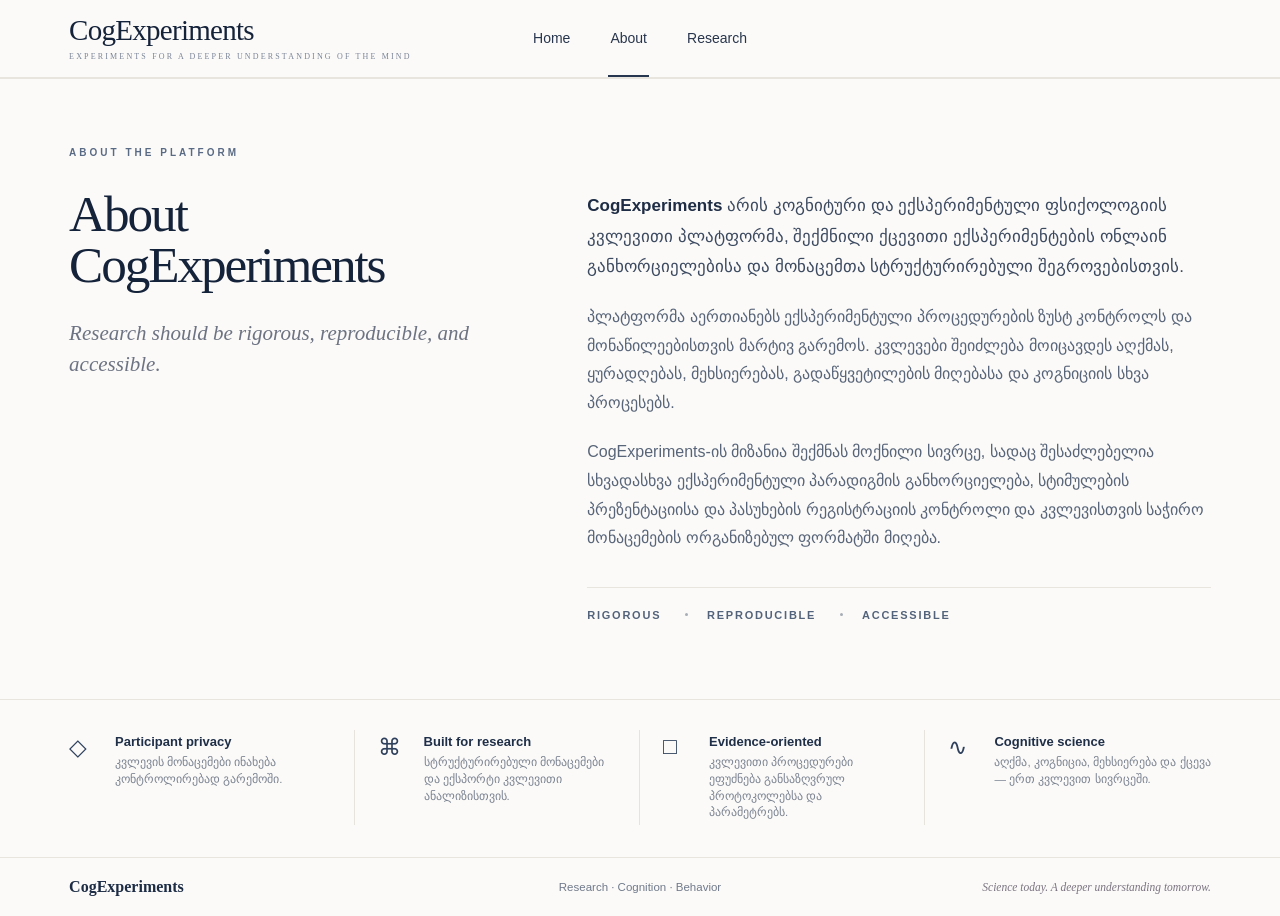
<file: about.html>
<!doctype html>
<html lang="ka">

<head>

  <meta charset="utf-8">

  <meta
    name="viewport"
    content="width=device-width,initial-scale=1"
  >

  <meta
    name="theme-color"
    content="#fbfaf8"
  >

  <meta
    name="description"
    content="About CogExperiments — კოგნიტური და ექსპერიმენტული ფსიქოლოგიის კვლევითი პლატფორმა."
  >

  <title>
    About — CogExperiments
  </title>

  <link
    rel="stylesheet"
    href="assets/landing.css?v=7.4.0"
  >

</head>


<body>

  <header class="site-header">

    <a
      class="brand"
      href="index.html"
      aria-label="CogExperiments მთავარი გვერდი"
    >

      <span class="brand-name">
        CogExperiments
      </span>

      <span class="brand-subtitle">
        Experiments for a deeper understanding of the mind
      </span>

    </a>


    <nav
      class="main-nav"
      aria-label="მთავარი ნავიგაცია"
    >

      <a href="index.html">
        Home
      </a>

      <a
        href="about.html"
        class="active"
      >
        About
      </a>

      <a href="research.html">
        Research
      </a>

    </nav>

  </header>


  <main>

    <section
      id="about"
      class="about-section"
    >

      <div class="about-kicker">
        ABOUT THE PLATFORM
      </div>


      <div class="about-grid">


        <div class="about-heading">

          <h2>
            About CogExperiments
          </h2>

          <p class="about-highlight">
            Research should be rigorous,
            reproducible, and accessible.
          </p>

        </div>


        <div class="about-copy">

          <p>
            <strong>CogExperiments</strong> არის კოგნიტური და
            ექსპერიმენტული ფსიქოლოგიის კვლევითი პლატფორმა,
            შექმნილი ქცევითი ექსპერიმენტების ონლაინ
            განხორციელებისა და მონაცემთა სტრუქტურირებული
            შეგროვებისთვის.
          </p>

          <p>
            პლატფორმა აერთიანებს ექსპერიმენტული პროცედურების
            ზუსტ კონტროლს და მონაწილეებისთვის მარტივ გარემოს.
            კვლევები შეიძლება მოიცავდეს აღქმას, ყურადღებას,
            მეხსიერებას, გადაწყვეტილების მიღებასა და
            კოგნიციის სხვა პროცესებს.
          </p>

          <p>
            CogExperiments-ის მიზანია შექმნას მოქნილი სივრცე,
            სადაც შესაძლებელია სხვადასხვა ექსპერიმენტული
            პარადიგმის განხორციელება, სტიმულების პრეზენტაციისა
            და პასუხების რეგისტრაციის კონტროლი და კვლევისთვის
            საჭირო მონაცემების ორგანიზებულ ფორმატში მიღება.
          </p>

          <div class="about-principles">

            <span>
              Rigorous
            </span>

            <span>
              Reproducible
            </span>

            <span>
              Accessible
            </span>

          </div>

        </div>

      </div>

    </section>


    <section class="trust-strip">

      <article>

        <span class="trust-icon">
          ◇
        </span>

        <div>

          <strong>
            Participant privacy
          </strong>

          <p>
            კვლევის მონაცემები ინახება კონტროლირებად გარემოში.
          </p>

        </div>

      </article>


      <article>

        <span class="trust-icon">
          ⌘
        </span>

        <div>

          <strong>
            Built for research
          </strong>

          <p>
            სტრუქტურირებული მონაცემები და ექსპორტი კვლევითი ანალიზისთვის.
          </p>

        </div>

      </article>


      <article>

        <span class="trust-icon">
          □
        </span>

        <div>

          <strong>
            Evidence-oriented
          </strong>

          <p>
            კვლევითი პროცედურები ეფუძნება განსაზღვრულ
            პროტოკოლებსა და პარამეტრებს.
          </p>

        </div>

      </article>


      <article>

        <span class="trust-icon">
          ∿
        </span>

        <div>

          <strong>
            Cognitive science
          </strong>

          <p>
            აღქმა, კოგნიცია, მეხსიერება და ქცევა —
            ერთ კვლევით სივრცეში.
          </p>

        </div>

      </article>

    </section>

  </main>


  <footer class="site-footer">

    <strong>
      CogExperiments
    </strong>

    <span>
      Research · Cognition · Behavior
    </span>

    <em>
      Science today. A deeper understanding tomorrow.
    </em>

  </footer>

</body>

</html>
</file>
<file: assets/landing.css>
:root{
  --ink:#14223a;
  --text:#37445a;
  --muted:#778195;
  --line:#e8e5df;
  --paper:#fbfaf8;
  --white:#fff;
  --sage:#60786f;
  --lilac:#786886;
  --shadow:0 18px 50px rgba(31,41,58,.08);
}

*{box-sizing:border-box}

html{
  scroll-behavior:smooth;
}

body{
  margin:0;
  background:var(--paper);
  color:var(--text);
  font-family:Inter,ui-sans-serif,-apple-system,BlinkMacSystemFont,"Segoe UI",Arial,sans-serif;
  -webkit-font-smoothing:antialiased;
  overflow-x:hidden;
}

button,input{
  font:inherit;
}

.hidden{
  display:none!important;
}


/* =====================================================
   HEADER
   ===================================================== */

.site-header{
  height:78px;
  display:grid;
  grid-template-columns:1fr auto 1fr;
  align-items:center;
  gap:28px;
  padding:0 clamp(38px,5.4vw,84px);
  border-bottom:1px solid var(--line);
  background:rgba(251,250,248,.92);
  backdrop-filter:blur(16px);
  position:sticky;
  top:0;
  z-index:30;
}

.brand{
  display:flex;
  flex-direction:column;
  text-decoration:none;
  color:var(--ink);
  width:max-content;
}

.brand-name{
  font-family:Georgia,"Times New Roman",serif;
  font-size:29px;
  line-height:1;
  font-weight:500;
  letter-spacing:-.025em;
}

.brand-subtitle{
  font-family:Georgia,"Times New Roman",serif;
  font-size:8px;
  letter-spacing:.27em;
  text-transform:uppercase;
  color:#7a8497;
  margin-top:7px;
}

.main-nav{
  display:flex;
  align-items:stretch;
  gap:36px;
  height:100%;
}

.main-nav a{
  display:flex;
  align-items:center;
  text-decoration:none;
  color:#28364d;
  font-size:14px;
  border-bottom:2px solid transparent;
  padding:0 2px;
}

.main-nav a:hover,
.main-nav a.active{
  border-bottom-color:#26364f;
}


/* =====================================================
   HERO
   ===================================================== */

.hero{
  max-width:1510px;
  margin:0 auto;
  display:grid;
  grid-template-columns:minmax(500px,.9fr) minmax(620px,1.1fr);
  align-items:center;
  gap:18px;
  padding:44px clamp(38px,5.4vw,84px) 30px;
  min-height:500px;
}

.hero-copy{
  position:relative;
  z-index:2;
  padding-bottom:10px;
}

.eyebrow{
  font-size:10px;
  letter-spacing:.3em;
  font-weight:800;
  color:#53637d;
  margin-bottom:12px;
}

.hero h1{
  margin:0;
  font-family:Georgia,"Times New Roman",serif;
  font-weight:500;
  font-size:clamp(66px,6vw,98px);
  line-height:.92;
  letter-spacing:-.055em;
  color:#101e33;
}

.hero-tagline{
  margin:17px 0 13px;
  font-family:Georgia,"Times New Roman",serif;
  font-size:clamp(29px,2.45vw,40px);
  line-height:1.08;
  letter-spacing:-.025em;
  color:#5a667c;
}

.hero-lead{
  max-width:600px;
  margin:0;
  color:#5f6b80;
  font-size:18px;
  line-height:1.65;
}

.domain-row{
  display:flex;
  align-items:center;
  gap:38px;
  margin-top:30px;
  flex-wrap:nowrap;
}

.domain-item{
  display:grid;
  grid-template-columns:38px auto;
  align-items:center;
  gap:10px;
  min-width:0;
}

.domain-icon{
  width:36px;
  height:36px;
  border:1px solid #9ca8b8;
  border-radius:50%;
  display:grid;
  place-items:center;
  color:#50627c;
  font-family:Georgia,serif;
  font-size:20px;
}

.domain-item strong{
  display:block;
  font-size:10px;
  letter-spacing:.18em;
  color:#465673;
}

.domain-item small{
  display:block;
  font-size:12px;
  color:#7d8797;
  margin-top:1px;
}

.hero-art{
  min-width:0;
  display:grid;
  place-items:center;
  align-self:stretch;
}

.hero-art svg{
  width:100%;
  max-width:820px;
  height:auto;
  display:block;
}


/* =====================================================
   ABOUT
   ===================================================== */

.about-section{
  max-width:1510px;
  margin:0 auto;
  padding:68px clamp(38px,5.4vw,84px) 78px;
  border-top:1px solid var(--line);
}

.about-kicker{
  margin-bottom:30px;
  color:#596a84;
  font-size:10px;
  font-weight:800;
  letter-spacing:.3em;
}

.about-grid{
  display:grid;
  grid-template-columns:minmax(300px,.8fr) minmax(500px,1.2fr);
  gap:clamp(60px,8vw,140px);
  align-items:start;
}

.about-heading h2{
  max-width:460px;
  margin:0;
  color:var(--ink);
  font-family:Georgia,"Times New Roman",serif;
  font-size:clamp(42px,4vw,62px);
  line-height:1;
  font-weight:500;
  letter-spacing:-.04em;
}

.about-highlight{
  max-width:410px;
  margin:28px 0 0;
  color:#6d7383;
  font-family:Georgia,"Times New Roman",serif;
  font-size:21px;
  line-height:1.45;
  font-style:italic;
}

.about-copy{
  max-width:720px;
  padding-top:3px;
}

.about-copy p{
  margin:0 0 20px;
  color:#586579;
  font-size:16px;
  line-height:1.8;
}

.about-copy p:first-child{
  color:#3c4a60;
  font-size:17px;
}

.about-copy strong{
  color:#1e2d45;
  font-weight:700;
}

.about-principles{
  display:flex;
  align-items:center;
  gap:0;
  margin-top:34px;
  padding-top:21px;
  border-top:1px solid var(--line);
}

.about-principles span{
  color:#53637b;
  font-size:11px;
  font-weight:750;
  letter-spacing:.16em;
  text-transform:uppercase;
}

.about-principles span:not(:last-child)::after{
  content:"";
  display:inline-block;
  width:3px;
  height:3px;
  margin:0 19px 3px;
  border-radius:50%;
  background:#a7adb6;
}


/* =====================================================
   STUDIES
   ===================================================== */

.studies-section{
  max-width:1510px;
  margin:0 auto;
  padding:55px clamp(38px,5.4vw,84px) 60px;
}

.section-heading{
  display:flex;
  align-items:flex-end;
  justify-content:space-between;
  gap:28px;
  padding-top:25px;
  border-top:1px solid var(--line);
  margin-bottom:20px;
}

.section-heading h2{
  margin:0 0 5px;
  font-family:Georgia,"Times New Roman",serif;
  font-size:39px;
  font-weight:600;
  letter-spacing:-.025em;
  color:var(--ink);
}

.section-heading p{
  margin:0;
  color:#788194;
  font-size:14px;
}

.search-box{
  width:min(330px,100%);
  height:44px;
  border:1px solid #dddfe4;
  border-radius:13px;
  background:#fff;
  display:flex;
  align-items:center;
  gap:9px;
  padding:0 14px;
  color:#6c7789;
  box-shadow:0 6px 18px rgba(34,43,58,.025);
}

.search-box input{
  border:0;
  outline:0;
  background:transparent;
  width:100%;
  color:#344057;
}

.search-box input::placeholder{
  color:#a0a5af;
}

.study-grid{
  display:grid;
  grid-template-columns:repeat(3,minmax(0,1fr));
  gap:16px;
  align-items:stretch;
}

.loading-card,
.empty-card{
  grid-column:1/-1;
  padding:25px;
  border:1px solid var(--line);
  border-radius:18px;
  background:#fff;
  color:#788194;
}

.study-card{
  min-width:0;
  background:#fff;
  border:1px solid #e4e0da;
  border-radius:16px;
  overflow:hidden;
  display:flex;
  flex-direction:column;
  box-shadow:0 4px 20px rgba(34,42,55,.035);
  transition:transform .2s ease,box-shadow .2s ease,border-color .2s ease;
}

.study-card:hover{
  transform:translateY(-4px);
  box-shadow:var(--shadow);
  border-color:#d9d3cb;
}

.study-visual{
  height:112px;
  position:relative;
  overflow:hidden;
  border-bottom:1px solid #ece8e3;
  background:linear-gradient(120deg,#f5f0f3,#f8f6f3);
}

.study-card[data-kind="visual"] .study-visual{
  background:linear-gradient(120deg,#eef3ef,#f7f6f2);
}

.study-card[data-kind="fixedset"] .study-visual{
  background:linear-gradient(120deg,#f3eef6,#f8f4f2);
}

.audio-visual{
  position:absolute;
  inset:0;
  display:flex;
  align-items:center;
  justify-content:center;
  gap:9px;
  opacity:.55;
}

.audio-visual i{
  display:block;
  width:1px;
  background:#7f7395;
  border-radius:3px;
}

.audio-visual i:nth-child(1),
.audio-visual i:nth-child(9){
  height:18px;
}

.audio-visual i:nth-child(2),
.audio-visual i:nth-child(8){
  height:34px;
}

.audio-visual i:nth-child(3),
.audio-visual i:nth-child(7){
  height:55px;
}

.audio-visual i:nth-child(4),
.audio-visual i:nth-child(6){
  height:76px;
}

.audio-visual i:nth-child(5){
  height:92px;
}

.line-visual{
  position:absolute;
  inset:0;
  display:flex;
  align-items:center;
  justify-content:center;
  gap:26px;
}

.line-visual i{
  width:1px;
  background:#657b73;
}

.line-visual i:nth-child(1),
.line-visual i:nth-child(7){
  height:27px;
}

.line-visual i:nth-child(2),
.line-visual i:nth-child(6){
  height:47px;
}

.line-visual i:nth-child(3),
.line-visual i:nth-child(5){
  height:68px;
}

.line-visual i:nth-child(4){
  height:88px;
}

.circle-visual:before,
.circle-visual:after{
  content:"";
  position:absolute;
  width:82px;
  height:82px;
  border-radius:50%;
  top:15px;
}

.circle-visual:before{
  left:calc(50% - 62px);
  background:#9686a7;
  opacity:.58;
}

.circle-visual:after{
  left:calc(50% - 5px);
  border:1.3px solid #726582;
  background:transparent;
}

.general-visual{
  position:absolute;
  inset:0;
  display:flex;
  justify-content:center;
  align-items:center;
  gap:18px;
}

.general-visual i{
  width:28px;
  height:28px;
  border-radius:50%;
  border:1px solid #8290a2;
}

.general-visual i:nth-child(2){
  width:42px;
  height:42px;
  background:#aab8b3;
  opacity:.4;
}

.study-body{
  padding:17px 19px 19px;
  display:flex;
  flex-direction:column;
  flex:1;
  min-height:208px;
}

.study-category{
  font-size:9px;
  letter-spacing:.2em;
  font-weight:800;
  color:#596a84;
  margin-bottom:9px;
}

.study-card h3{
  margin:0 0 8px;
  font-family:Georgia,"Times New Roman",serif;
  font-size:22px;
  line-height:1.15;
  font-weight:600;
  letter-spacing:-.018em;
  color:#132139;
}

.study-description{
  margin:0 0 18px;
  color:#778193;
  font-size:13px;
  line-height:1.5;
  flex:1;
}

.study-action{
  align-self:flex-start;
  min-height:42px;
  padding:0 17px;
  border-radius:11px;
  display:inline-flex;
  align-items:center;
  gap:12px;
  text-decoration:none;
  color:#fff;
  background:#1d2a41;
  font-size:13px;
  font-weight:750;
}

.study-card[data-kind="visual"] .study-action{
  background:var(--sage);
}

.study-card[data-kind="fixedset"] .study-action{
  background:var(--lilac);
}

.study-action:hover{
  filter:brightness(.94);
}


/* =====================================================
   RESEARCH PRINCIPLES
   ===================================================== */

.trust-strip{
  max-width:1510px;
  margin:0 auto;
  padding:30px clamp(38px,5.4vw,84px) 32px;
  border-top:1px solid var(--line);
  display:grid;
  grid-template-columns:repeat(4,minmax(0,1fr));
}

.trust-strip article{
  display:grid;
  grid-template-columns:34px 1fr;
  gap:12px;
  padding:4px 23px;
  border-right:1px solid #e6e2dc;
}

.trust-strip article:first-child{
  padding-left:0;
}

.trust-strip article:last-child{
  padding-right:0;
  border-right:0;
}

.trust-icon{
  font-family:Georgia,serif;
  font-size:23px;
  color:#2e405c;
}

.trust-strip strong{
  display:block;
  color:#1f2f48;
  font-size:13px;
}

.trust-strip p{
  margin:5px 0 0;
  color:#7c8492;
  font-size:11.5px;
  line-height:1.45;
}


/* =====================================================
   FOOTER
   ===================================================== */

.site-footer{
  border-top:1px solid var(--line);
  padding:20px clamp(38px,5.4vw,84px);
  display:grid;
  grid-template-columns:1fr auto 1fr;
  align-items:center;
  gap:18px;
  background:#fbfaf8;
  color:#707a8b;
  font-size:11.5px;
}

.site-footer strong{
  font-family:Georgia,serif;
  color:#1c2c45;
  font-size:16px;
}

.site-footer em{
  justify-self:end;
  font-family:Georgia,serif;
  color:#7a7380;
}


/* =====================================================
   TABLET
   ===================================================== */

@media(max-width:1150px){

  .site-header{
    grid-template-columns:1fr auto;
  }

  .main-nav{
    display:none;
  }

  .hero{
    grid-template-columns:1fr;
    min-height:auto;
    padding-top:48px;
  }

  .hero-copy{
    max-width:760px;
  }

  .hero-art{
    margin-top:-38px;
  }

  .about-grid{
    grid-template-columns:1fr;
    gap:36px;
  }

  .about-heading h2{
    max-width:700px;
  }

  .about-highlight{
    max-width:650px;
  }

  .about-copy{
    max-width:800px;
  }

  .study-grid{
    grid-template-columns:repeat(2,minmax(0,1fr));
  }

  .trust-strip{
    grid-template-columns:repeat(2,minmax(0,1fr));
    row-gap:24px;
  }

  .trust-strip article:nth-child(2){
    border-right:0;
  }

  .site-footer{
    grid-template-columns:1fr auto;
  }

  .site-footer em{
    display:none;
  }
}


/* =====================================================
   MOBILE
   ===================================================== */

@media(max-width:720px){

  .site-header{
    height:auto;
    min-height:70px;
    padding:11px 18px;
    display:flex;
    justify-content:flex-start;
  }

  .brand-name{
    font-size:23px;
  }

  .brand-subtitle{
    display:none;
  }

  .hero{
    padding:31px 20px 25px;
  }

  .hero h1{
    font-size:52px;
  }

  .hero-tagline{
    font-size:27px;
  }

  .hero-lead{
    font-size:16px;
  }

  .domain-row{
    gap:17px;
    overflow-x:auto;
    padding-bottom:4px;
  }

  .domain-item{
    grid-template-columns:31px auto;
  }

  .domain-icon{
    width:30px;
    height:30px;
    font-size:17px;
  }

  .hero-art{
    display:none;
  }

  .about-section{
    padding:48px 20px 55px;
  }

  .about-kicker{
    margin-bottom:22px;
  }

  .about-grid{
    grid-template-columns:1fr;
    gap:30px;
  }

  .about-heading h2{
    font-size:39px;
  }

  .about-highlight{
    margin-top:20px;
    font-size:19px;
  }

  .about-copy p{
    font-size:15px;
    line-height:1.75;
  }

  .about-copy p:first-child{
    font-size:16px;
  }

  .about-principles{
    flex-wrap:wrap;
    row-gap:12px;
  }

  .about-principles span{
    font-size:9.5px;
  }

  .about-principles span:not(:last-child)::after{
    margin-left:12px;
    margin-right:12px;
  }

  .studies-section{
    padding:35px 20px 38px;
  }

  .section-heading{
    display:block;
  }

  .section-heading h2{
    font-size:33px;
  }

  .search-box{
    margin-top:16px;
    width:100%;
  }

  .study-grid{
    grid-template-columns:1fr;
  }

  .trust-strip{
    grid-template-columns:1fr;
    padding:23px 20px;
  }

  .trust-strip article,
  .trust-strip article:first-child,
  .trust-strip article:last-child{
    border-right:0;
    border-bottom:1px solid #e6e2dc;
    padding:14px 0;
  }

  .trust-strip article:last-child{
    border-bottom:0;
  }

  .site-footer{
    grid-template-columns:1fr;
    padding:19px 20px;
  }

  .site-footer span{
    display:none;
  }
}


@media(prefers-reduced-motion:reduce){
  html{
    scroll-behavior:auto;
  }

  .study-card{
    transition:none;
  }
}
</file>
